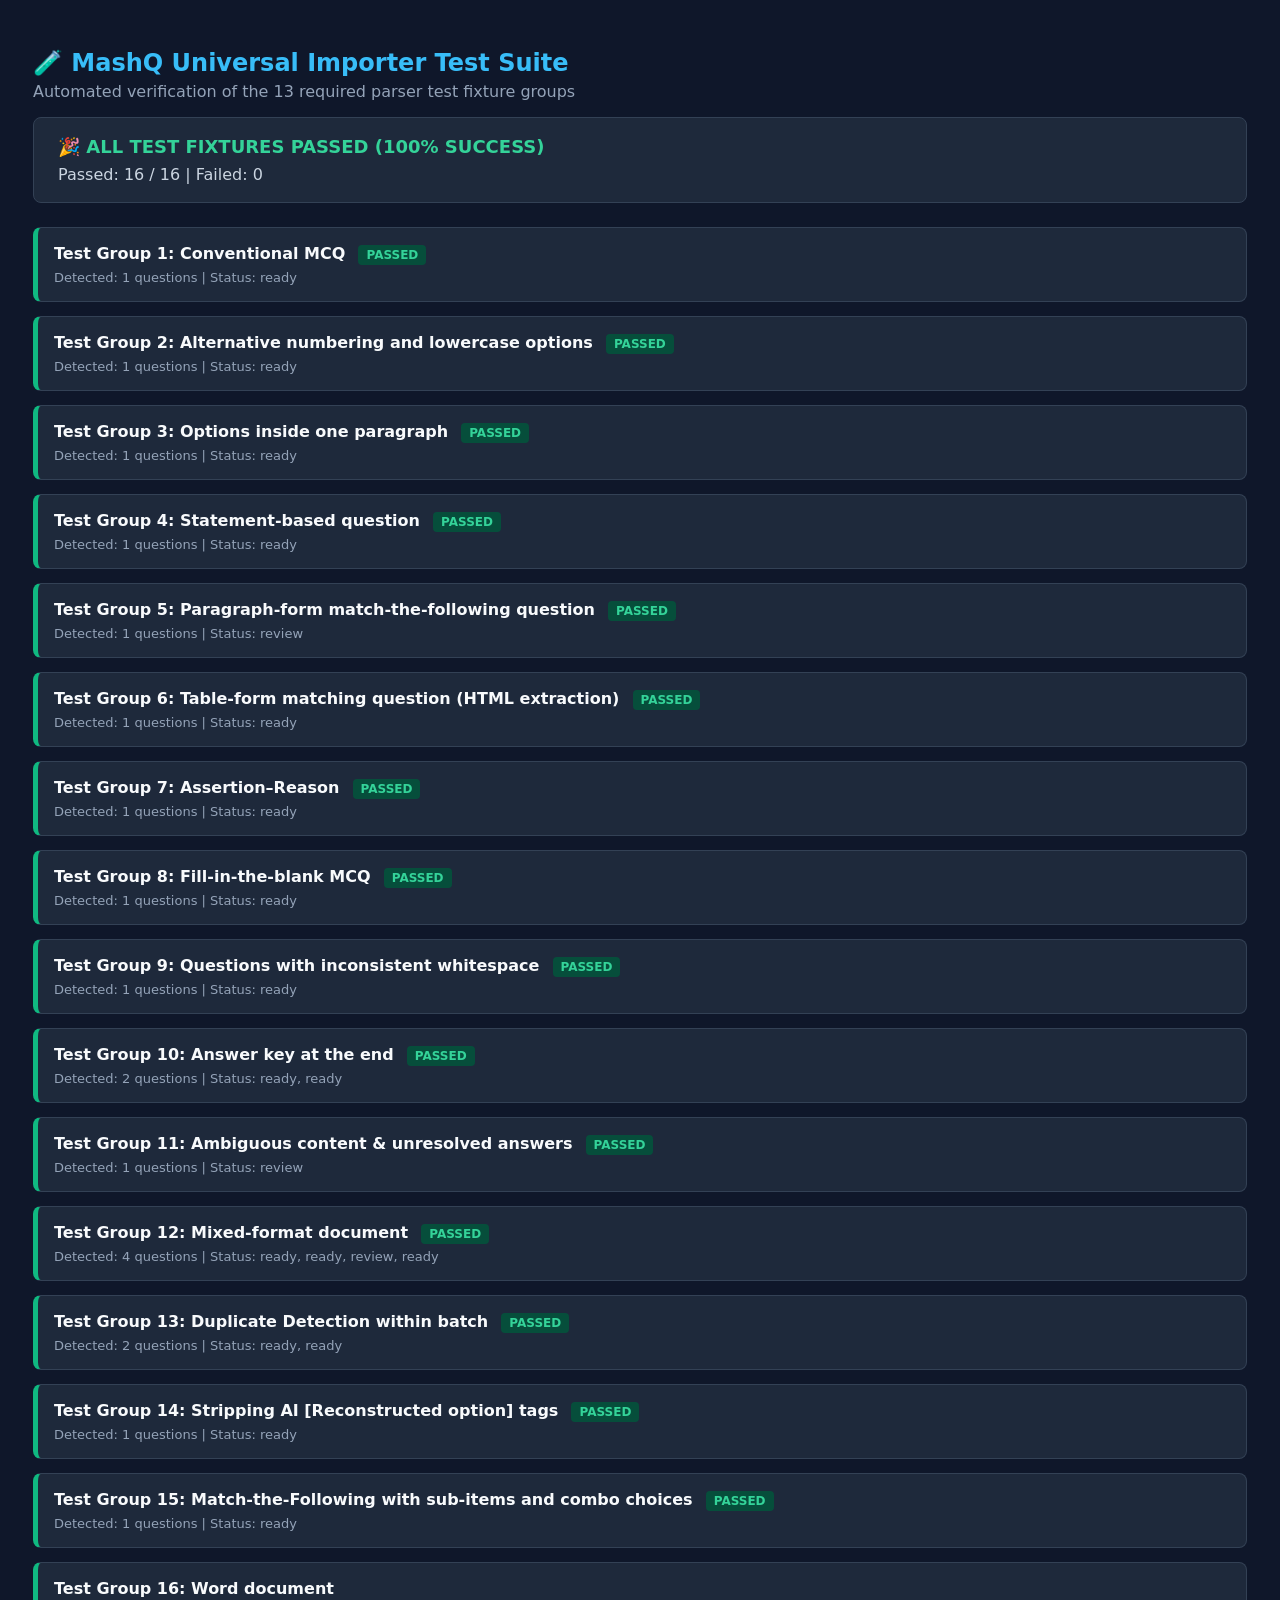
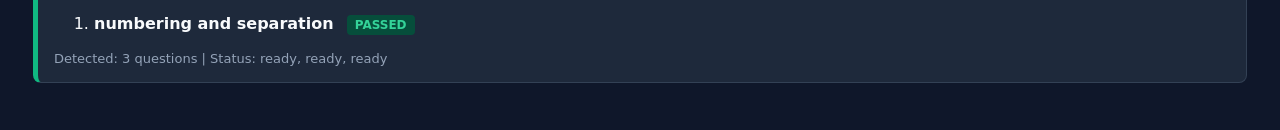
<file: test-importer.html>
<!DOCTYPE html>
<html lang="en">
<head>
  <meta charset="UTF-8">
  <title>MashQ Question Importer Test Suite</title>
  <style>
    body { font-family: system-ui, -apple-system, sans-serif; padding: 25px; background: #0f172a; color: #f8fafc; }
    h1 { margin-bottom: 5px; font-size: 24px; color: #38bdf8; }
    .summary-card { background: #1e293b; padding: 18px 24px; border-radius: 8px; margin-bottom: 24px; border: 1px solid #334155; }
    .test-card { background: #1e293b; border: 1px solid #334155; border-radius: 8px; margin-bottom: 14px; padding: 16px; }
    .test-card.pass { border-left: 5px solid #10b981; }
    .test-card.fail { border-left: 5px solid #ef4444; }
    .badge { display: inline-block; padding: 3px 8px; border-radius: 4px; font-size: 12px; font-weight: bold; margin-left: 8px; }
    .badge.pass { background: #064e3b; color: #34d399; }
    .badge.fail { background: #7f1d1d; color: #f87171; }
    pre { background: #090d16; padding: 10px; border-radius: 4px; font-size: 12px; overflow-x: auto; color: #cbd5e1; }
  </style>
</head>
<body>
  <h1>🧪 MashQ Universal Importer Test Suite</h1>
  <p style="color: #94a3b8; margin-top: 0;">Automated verification of the 13 required parser test fixture groups</p>
  
  <div class="summary-card" id="summary-card">
    <div style="font-size: 18px; font-weight: bold;" id="summary-status">Running tests...</div>
    <div id="summary-metrics" style="margin-top: 8px; color: #cbd5e1;"></div>
  </div>
  <div id="test-results"></div>
  <script type="module">
    import {
      runQuestionImportPipeline,
      normalizeText,
      convertHtmlToStructuredText,
      separateAnswerKey
    } from "./question-importer.js";
    const resultsDiv = document.getElementById("test-results");
    const summaryStatus = document.getElementById("summary-status");
    const summaryMetrics = document.getElementById("summary-metrics");
    const tests = [
      {
        name: "Test Group 1: Conventional MCQ",
        input: `1. Which institution regulates the securities market in India?
A. RBI
B. SEBI
C. NABARD
D. NITI Aayog
Answer: B
Explanation: SEBI regulates the securities market.`,
        assert: (res) => {
          if (res.questions.length !== 1) return `Expected 1 question, got ${res.questions.length}`;
          const q = res.questions[0];
          if (q.options.length !== 4) return `Expected 4 options, got ${q.options.length}`;
          if (q.correctIndex !== 1) return `Expected correctIndex 1 (B), got ${q.correctIndex}`;
          if (!q.explanation.includes("securities market")) return `Explanation not preserved: "${q.explanation}"`;
          return true;
        }
      },
      {
        name: "Test Group 2: Alternative numbering and lowercase options",
        input: `Q. 1) Which of the following is a direct tax?
(a) GST
(b) Customs duty
(c) Income tax
(d) Excise duty
Ans. (c)`,
        assert: (res) => {
          if (res.questions.length !== 1) return `Expected 1 question, got ${res.questions.length}`;
          const q = res.questions[0];
          if (q.options.length !== 4) return `Expected 4 options, got ${q.options.length}`;
          if (q.correctIndex !== 2) return `Expected correctIndex 2 (C), got ${q.correctIndex}`;
          if (!q.text.toLowerCase().includes("direct tax")) return `Text mismatch: ${q.text}`;
          return true;
        }
      },
      {
        name: "Test Group 3: Options inside one paragraph",
        input: `Which of the following is a direct tax? (A) GST (B) Customs duty (C) Income tax (D) Excise duty Correct Answer: C`,
        assert: (res) => {
          if (res.questions.length !== 1) return `Expected 1 question, got ${res.questions.length}`;
          const q = res.questions[0];
          if (q.options.length !== 4) return `Expected 4 options, got ${q.options.length}`;
          if (q.options[0] !== "GST" || q.options[2] !== "Income tax") return `Options parsed incorrectly: ${JSON.stringify(q.options)}`;
          if (q.correctIndex !== 2) return `Expected correctIndex 2 (C), got ${q.correctIndex}`;
          return true;
        }
      },
      {
        name: "Test Group 4: Statement-based question",
        input: `Consider the following statements:
I. The RBI conducts monetary policy.
II. SEBI regulates the securities market.
III. NABARD supports rural development.
Which of the statements given above are correct?
A. I only
B. I and II only
C. II and III only
D. I, II and III
Answer: D`,
        assert: (res) => {
          if (res.questions.length !== 1) return `Expected 1 question, got ${res.questions.length}`;
          const q = res.questions[0];
          if (q.questionType !== "statement") return `Expected questionType 'statement', got '${q.questionType}'`;
          if (q.options.length !== 4) return `Expected 4 options, got ${q.options.length}`;
          if (q.correctIndex !== 3) return `Expected correctIndex 3 (D), got ${q.correctIndex}`;
          if (!q.text.includes("III") && !q.text.includes("NABARD")) return `Statements not preserved in text`;
          return true;
        }
      },
      {
        name: "Test Group 5: Paragraph-form match-the-following question",
        input: `Match List I with List II. List I contains 1. RBI, 2. SEBI, 3. NABARD. List II contains A. Securities market regulation, B. Rural development finance, C. Monetary policy. Choose the correct matching combination. (A) 1-C, 2-A, 3-B (B) 1-A, 2-B, 3-C (C) 1-B, 2-C, 3-A (D) 1-C, 2-B, 3-A. Answer: A.`,
        assert: (res) => {
          if (res.questions.length !== 1) return `Expected 1 question, got ${res.questions.length}`;
          const q = res.questions[0];
          if (q.questionType !== "match") return `Expected questionType 'match', got '${q.questionType}'`;
          if (q.options.length !== 4) return `Expected 4 options, got ${q.options.length}`;
          if (q.correctIndex !== 0) return `Expected correctIndex 0 (A), got ${q.correctIndex}`;
          return true;
        }
      },
      {
        name: "Test Group 6: Table-form matching question (HTML extraction)",
        input: convertHtmlToStructuredText(`
          <p>Match List I with List II:</p>
          <table>
            <tr><th>List I</th><th>List II</th></tr>
            <tr><td>1. RBI</td><td>A. Monetary policy</td></tr>
            <tr><td>2. SEBI</td><td>B. Securities regulation</td></tr>
            <tr><td>3. NABARD</td><td>C. Rural development</td></tr>
          </table>
          <p>Choose the correct code:</p>
          <p>(A) 1-A, 2-B, 3-C</p>
          <p>(B) 1-B, 2-A, 3-C</p>
          <p>(C) 1-C, 2-B, 3-A</p>
          <p>(D) 1-A, 2-C, 3-B</p>
          <p>Answer: A</p>
        `),
        assert: (res) => {
          if (res.questions.length !== 1) return `Expected 1 question, got ${res.questions.length}`;
          const q = res.questions[0];
          if (q.questionType !== "match") return `Expected questionType 'match', got '${q.questionType}'`;
          if (q.options.length !== 4) return `Expected 4 options, got ${q.options.length}`;
          if (q.correctIndex !== 0) return `Expected correctIndex 0 (A), got ${q.correctIndex}`;
          return true;
        }
      },
      {
        name: "Test Group 7: Assertion–Reason",
        input: `Assertion (A): The RBI is India's central bank.
Reason (R): It performs central banking functions and conducts monetary policy.
Choose the correct answer:
A. Both A and R are true, and R explains A.
B. Both A and R are true, but R does not explain A.
C. A is true, but R is false.
D. A is false, but R is true.
Answer: A`,
        assert: (res) => {
          if (res.questions.length !== 1) return `Expected 1 question, got ${res.questions.length}`;
          const q = res.questions[0];
          if (q.questionType !== "assertion_reason") return `Expected questionType 'assertion_reason', got '${q.questionType}'`;
          if (q.options.length !== 4) return `Expected 4 options, got ${q.options.length}`;
          if (q.correctIndex !== 0) return `Expected correctIndex 0 (A), got ${q.correctIndex}`;
          return true;
        }
      },
      {
        name: "Test Group 8: Fill-in-the-blank MCQ",
        input: `The headquarters of the Reserve Bank of India is located in ______.
A. New Delhi
B. Mumbai
C. Kolkata
D. Chennai
Answer: B`,
        assert: (res) => {
          if (res.questions.length !== 1) return `Expected 1 question, got ${res.questions.length}`;
          const q = res.questions[0];
          if (q.questionType !== "fill_in_the_blank") return `Expected questionType 'fill_in_the_blank', got '${q.questionType}'`;
          if (!q.text.includes("______")) return `Blank location missing from text`;
          if (q.options.length !== 4) return `Expected 4 options, got ${q.options.length}`;
          if (q.correctIndex !== 1) return `Expected correctIndex 1 (B), got ${q.correctIndex}`;
          return true;
        }
      },
      {
        name: "Test Group 9: Questions with inconsistent whitespace",
        input: `1.    Which institution conducts monetary policy?   
    
   A.   RBI   
   B.   SEBI   
   C.   NABARD   
   D.   Finance Ministry   
Answer:   A   
Explanation:    The Reserve Bank of India conducts monetary policy in India.   `,
        assert: (res) => {
          if (res.questions.length !== 1) return `Expected 1 question, got ${res.questions.length}`;
          const q = res.questions[0];
          if (q.options[0] !== "RBI") return `Option A whitespace not trimmed: "${q.options[0]}"`;
          if (q.correctIndex !== 0) return `Expected correctIndex 0 (A), got ${q.correctIndex}`;
          if (!q.explanation.includes("Reserve Bank")) return `Explanation not preserved`;
          return true;
        }
      },
      {
        name: "Test Group 10: Answer key at the end",
        input: `1. Which institution regulates the securities market?
A. RBI
B. SEBI
C. NABARD
D. NITI Aayog
2. Which institution regulates monetary policy?
A. RBI
B. SEBI
C. NABARD
D. NITI Aayog
Answer Key: 1-B, 2-A`,
        assert: (res) => {
          if (res.questions.length !== 2) return `Expected 2 questions, got ${res.questions.length}`;
          if (res.questions[0].correctIndex !== 1) return `Q1 expected correctIndex 1 (B), got ${res.questions[0].correctIndex}`;
          if (res.questions[1].correctIndex !== 0) return `Q2 expected correctIndex 0 (A), got ${res.questions[1].correctIndex}`;
          return true;
        }
      },
      {
        name: "Test Group 11: Ambiguous content & unresolved answers",
        input: `1. This is a question with four options but no answer was provided anywhere in the text.
A. Option One
B. Option Two
C. Option Three
D. Option Four`,
        assert: (res) => {
          if (res.questions.length !== 1) return `Expected 1 question, got ${res.questions.length}`;
          const q = res.questions[0];
          if (q.correctIndex !== null) return `Expected correctIndex to be null (unresolved), got ${q.correctIndex}`;
          if (q.status !== "review") return `Expected status 'review', got '${q.status}'`;
          if (q.warnings.length === 0) return `Expected unresolved answer warning`;
          return true;
        }
      },
      {
        name: "Test Group 12: Mixed-format document",
        input: `1. Standard question about capital of India?
A. New Delhi
B. Mumbai
C. Kolkata
D. Chennai
Answer: A
2. Consider the following statements:
I. Statement one
II. Statement two
Which of the statements given above is correct?
A. I only
B. II only
C. Both
D. Neither
Answer: C
3. Match List I with List II. List I contains 1. X, 2. Y. List II contains A. Alpha, B. Beta. Choose the correct code. (A) 1-A, 2-B (B) 1-B, 2-A. Answer: A.
4. The symbol of Reserve Bank of India has a ______ tree.
A. Banyan
B. Palm
C. Neem
D. Peepal
Answer: B`,
        assert: (res) => {
          if (res.questions.length !== 4) return `Expected 4 questions, got ${res.questions.length}`;
          if (res.questions[0].questionType !== "mcq") return `Q1 expected mcq, got ${res.questions[0].questionType}`;
          if (res.questions[1].questionType !== "statement") return `Q2 expected statement, got ${res.questions[1].questionType}`;
          if (res.questions[2].questionType !== "match") return `Q3 expected match, got ${res.questions[2].questionType}`;
          if (res.questions[3].questionType !== "fill_in_the_blank") return `Q4 expected fill_in_the_blank, got ${res.questions[3].questionType}`;
          return true;
        }
      },
      {
        name: "Test Group 13: Duplicate Detection within batch",
        input: `1. What is the currency of Japan?
A. Yen
B. Won
C. Yuan
D. Dollar
Answer: A
2. What is the currency of Japan?
A. Yen
B. Won
C. Yuan
D. Dollar
Answer: A`,
        assert: (res) => {
          if (res.questions.length !== 2) return `Expected 2 questions, got ${res.questions.length}`;
          if (!res.questions[1].isDuplicate) return `Second question was not flagged as duplicate!`;
          return true;
        }
      },
      {
        name: "Test Group 14: Stripping AI [Reconstructed option] tags",
        input: `Consider the following statements regarding published sources:
I. Publications of IMF are secondary.
II. Trade reports are primary.
A) I and II only [Reconstructed option]
B) I and III only
C) II and III only [Reconstructed option]
D) I, II and III [Reconstructed option]
Answer: B
Explanation: IMF is secondary.`,
        assert: (res) => {
          if (res.questions.length !== 1) return `Expected 1 question, got ${res.questions.length}`;
          const q = res.questions[0];
          if (q.options.length !== 4) return `Expected 4 options, got ${q.options.length}`;
          for (let opt of q.options) {
            if (opt.includes("[Reconstructed") || opt.toLowerCase().includes("reconstructed")) {
              return `Option still contains reconstructed tag: "${opt}"`;
            }
          }
          if (q.correctIndex !== 1) return `Expected correctIndex 1 (B), got ${q.correctIndex}`;
          return true;
        }
      },
      {
        name: "Test Group 15: Match-the-Following with sub-items and combo choices",
        input: `Match List I (Method of Primary Data Collection) with List II (Key Feature / Suitability):
List I:
a) Direct Personal Investigation
b) Indirect Oral Investigation
c) Mailed Questionnaire Method
d) Information through Local Correspondents
List II:
1. Lowest response rate
2. Suitable when the field of inquiry is small and high accuracy is required
3. Used when target informants are reluctant to provide direct information
4. Used when continuous information is needed over a wide area
A) a-1, b-3, c-2, d-4 [Reconstructed option]
B) a-2, b-1, c-3, d-4 [Reconstructed option]
C) a-3, b-2, c-1, d-4 [Reconstructed option]
D) a-2, b-3, c-1, d-4
Answer: D
Explanation: Direct personal investigation is best when small.`,
        assert: (res) => {
          if (res.questions.length !== 1) return `Expected 1 question, got ${res.questions.length}`;
          const q = res.questions[0];
          if (q.options.length !== 4) return `Expected 4 options, got ${q.options.length}`;
          if (q.correctIndex !== 3) return `Expected correctIndex 3 (D), got ${q.correctIndex}`;
          if (q.questionType !== "match") return `Expected questionType 'match', got '${q.questionType}'`;
          if (!q.text.includes("Direct Personal Investigation") || !q.text.includes("Lowest response rate")) {
            return `Stem text missing list items! Got:
${q.text}`;
          }
          return true;
        }
      },
      {
        name: "Test Group 16: Word document <ol><li> numbering and separation",
        isHtml: true,
        input: `<ol>
<li>Question one text here? A) Opt 1 B) Opt 2 Answer: A</li>
<li>Question two text here? A) Opt 1 B) Opt 2 Answer: B</li>
<li>Question three text here? A) Opt 1 B) Opt 2 Answer: A</li>
</ol>`,
        assert: (res, rawHtml) => {
          const structured = convertHtmlToStructuredText(rawHtml);
          const pipelineRes = runQuestionImportPipeline(structured);
          if (pipelineRes.questions.length !== 3) return `Expected 3 questions from <ol><li>, got ${pipelineRes.questions.length}`;
          if (pipelineRes.questions[0].correctIndex !== 0) return `Q1 expected correctIndex 0, got ${pipelineRes.questions[0].correctIndex}`;
          if (pipelineRes.questions[1].correctIndex !== 1) return `Q2 expected correctIndex 1, got ${pipelineRes.questions[1].correctIndex}`;
          return true;
        }
      }
    ];
    let passedCount = 0;
    let failedCount = 0;
    tests.forEach((t, i) => {
      const card = document.createElement("div");
      card.className = "test-card";
      
      try {
        const res = t.isHtml ? runQuestionImportPipeline(convertHtmlToStructuredText(t.input)) : runQuestionImportPipeline(t.input);
        const assertResult = t.assert(res, t.input);
        if (assertResult === true) {
          card.classList.add("pass");
          card.innerHTML = `
            <div>
              <strong>${t.name}</strong>
              <span class="badge pass">PASSED</span>
            </div>
            <div style="font-size: 13px; color: #94a3b8; margin-top: 5px;">
              Detected: ${res.questions.length} questions | Status: ${res.questions.map(q => q.status).join(", ")}
            </div>
          `;
          passedCount++;
        } else {
          card.classList.add("fail");
          card.innerHTML = `
            <div>
              <strong>${t.name}</strong>
              <span class="badge fail">FAILED</span>
            </div>
            <div style="color: #f87171; margin-top: 8px; font-size: 13px;">${assertResult}</div>
            <pre>${JSON.stringify(res.questions, null, 2)}</pre>
          `;
          failedCount++;
        }
      } catch (err) {
        card.classList.add("fail");
        card.innerHTML = `
          <div>
            <strong>${t.name}</strong>
            <span class="badge fail">ERROR</span>
          </div>
          <div style="color: #f87171; margin-top: 8px; font-size: 13px;">${err.message || err}</div>
          <pre>${err.stack || ""}</pre>
        `;
        failedCount++;
      }
      resultsDiv.appendChild(card);
    });
    if (failedCount === 0) {
      summaryStatus.textContent = "🎉 ALL TEST FIXTURES PASSED (100% SUCCESS)";
      summaryStatus.style.color = "#34d399";
    } else {
      summaryStatus.textContent = `❌ ${failedCount} OF ${tests.length} TESTS FAILED`;
      summaryStatus.style.color = "#f87171";
    }
    summaryMetrics.textContent = `Passed: ${passedCount} / ${tests.length} | Failed: ${failedCount}`;
    window.testResults = { passed: passedCount, failed: failedCount, total: tests.length };
  </script>
</body>
</html>
</file>
